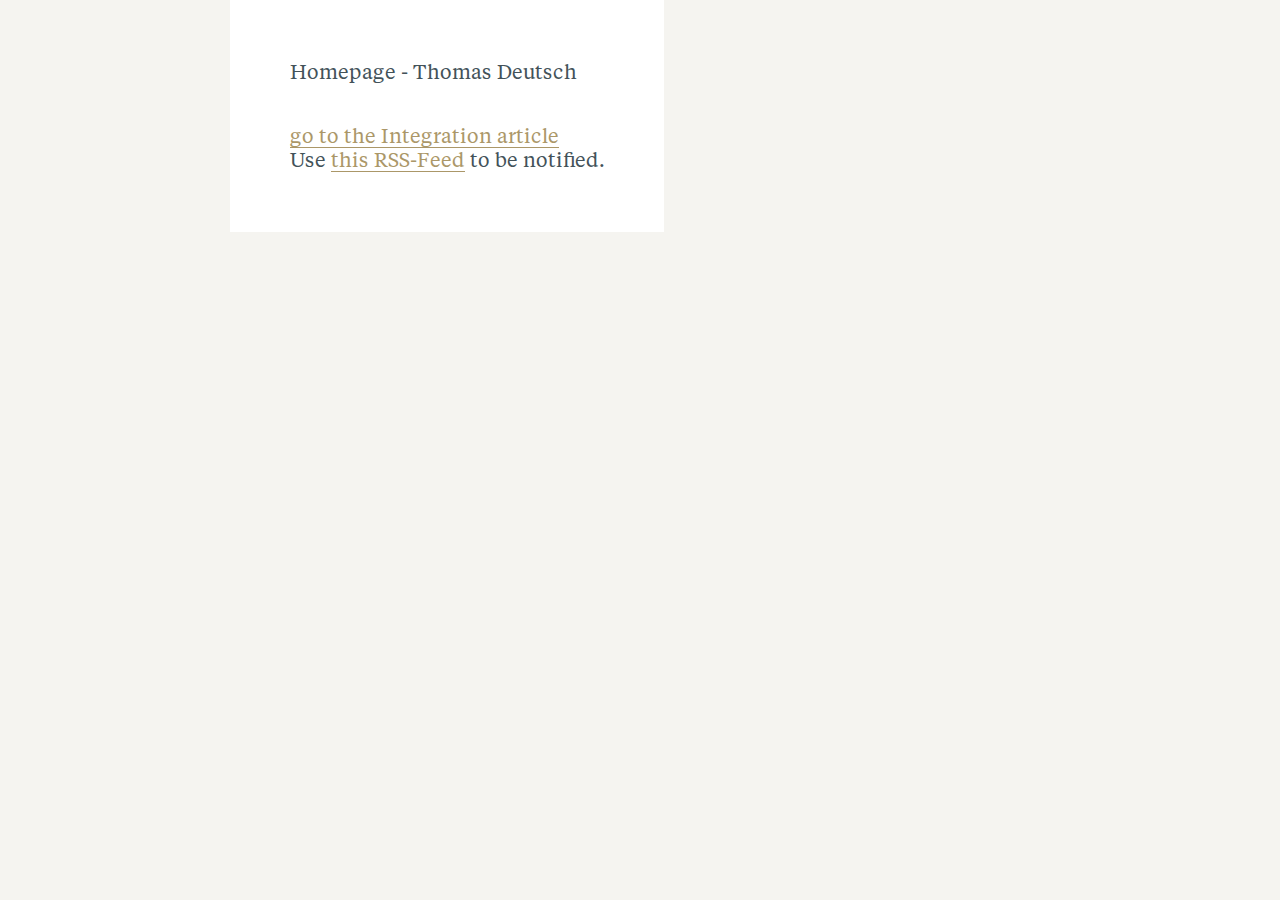
<file: index.html>
<!doctype html>

<html lang="en">
<head>
  <meta charset="utf-8">
  <link rel="icon" type="image/png" sizes="32x32" href="/favicon-32x32.png">
  <link rel="icon" type="image/png" sizes="16x16" href="/favicon-16x16.png">
  <title>Integration => people over process</title>
  <meta name="description" content="The Need For Integration">
  <meta name="author" content="Thomas Deutsch">
  <link rel="stylesheet" href="/styles/article.css">
  <!--[if lt IE 9]>
    <script src="https://cdnjs.cloudflare.com/ajax/libs/html5shiv/3.7.3/html5shiv.js"></script>
  <![endif]-->
</head>

<body>
  <div class="container">
    <article>
        <header>
          Homepage - Thomas Deutsch
        </header>
        <section class="content">
            <a href="articles/integration/index.html">go to the Integration article</a><br>
            Use <a href="rss.xml">this RSS-Feed</a> to be notified.<br>
        </section>
    </article>
  <aside>
  </aside>
  </div>
</body>
</html>
</file>
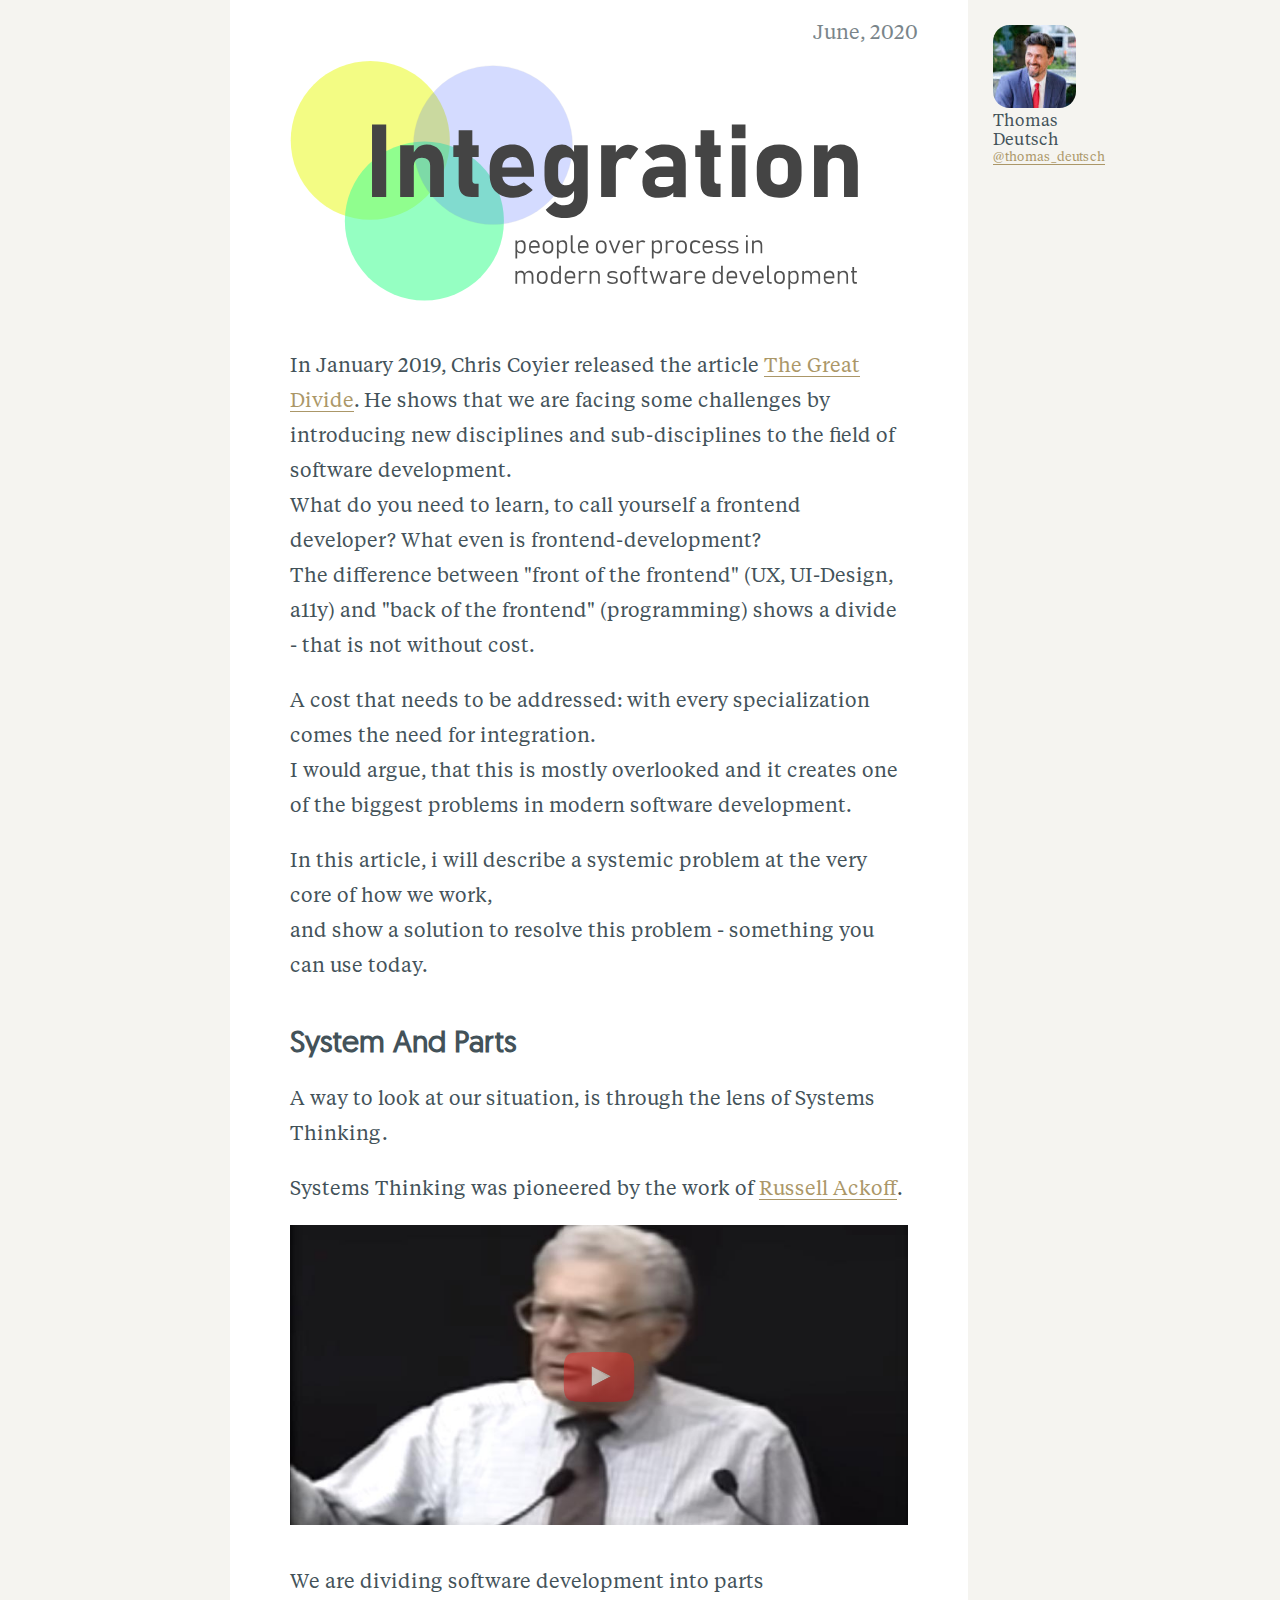
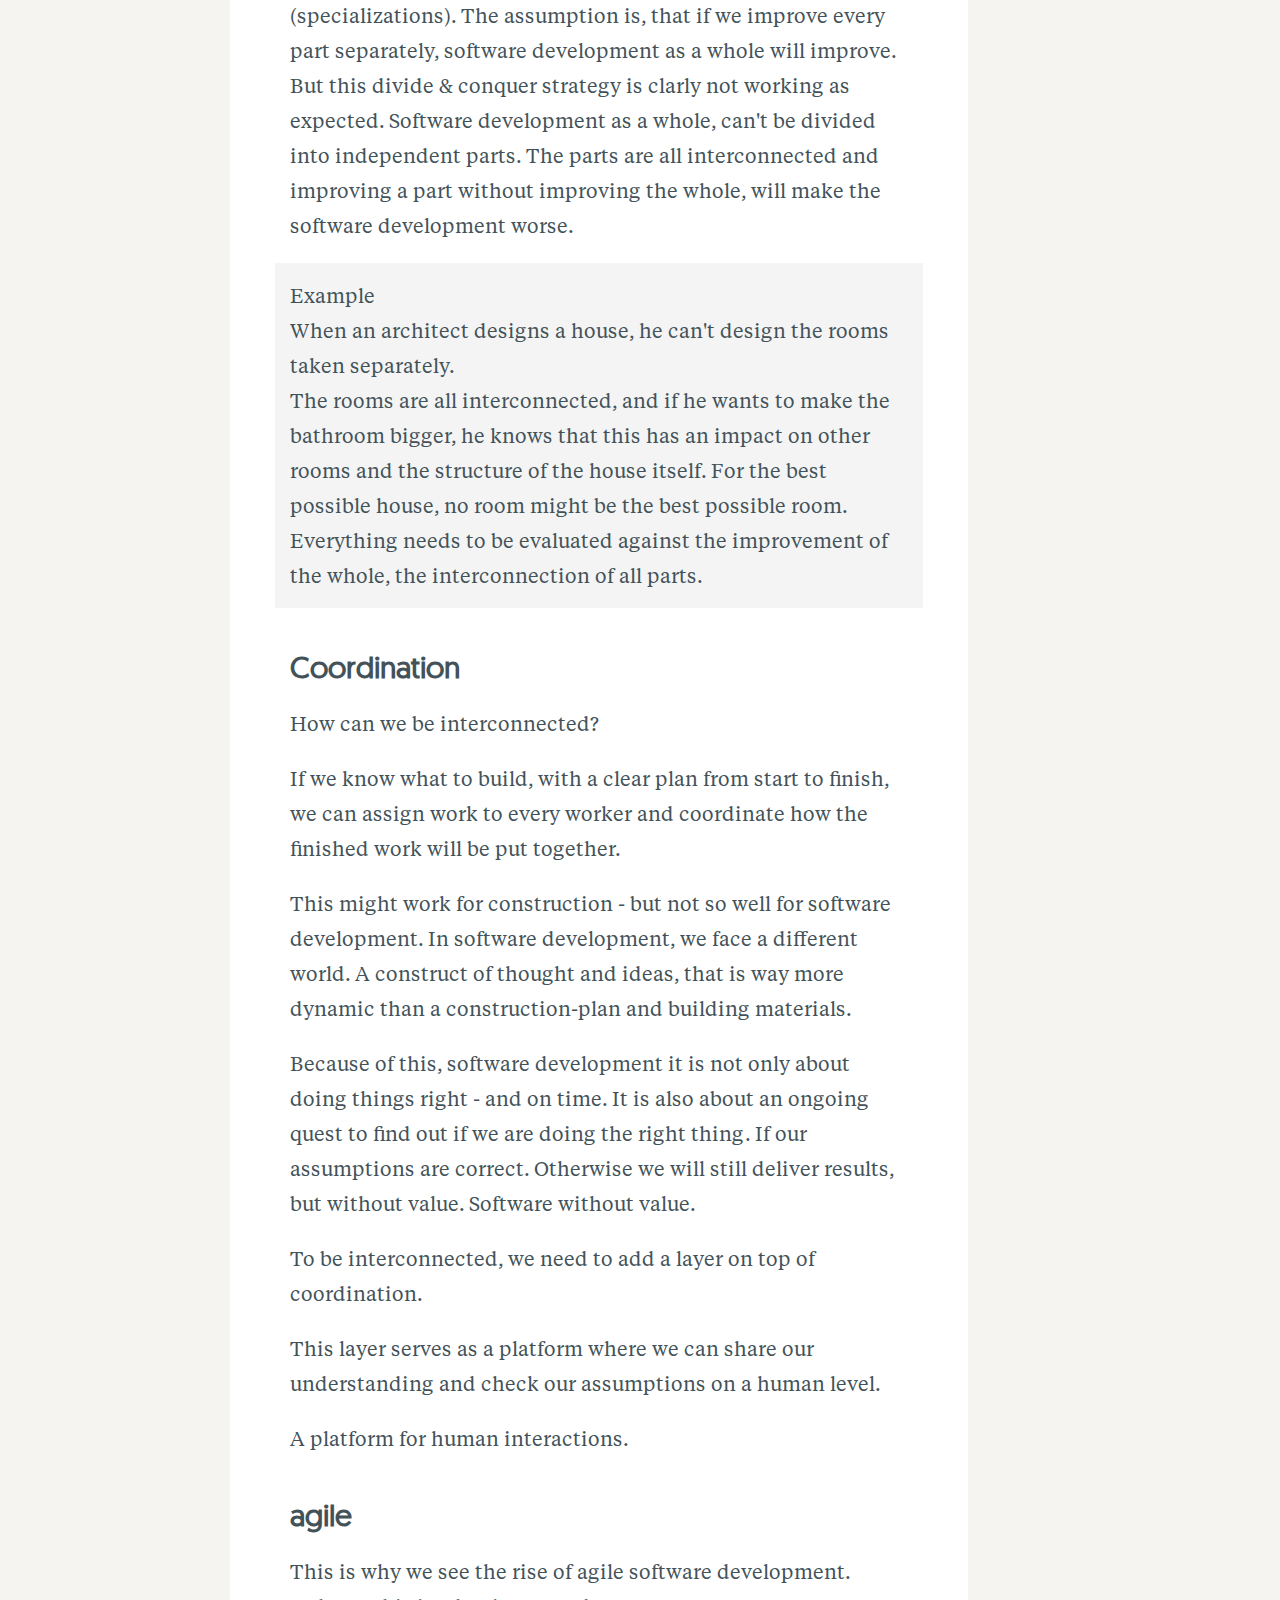
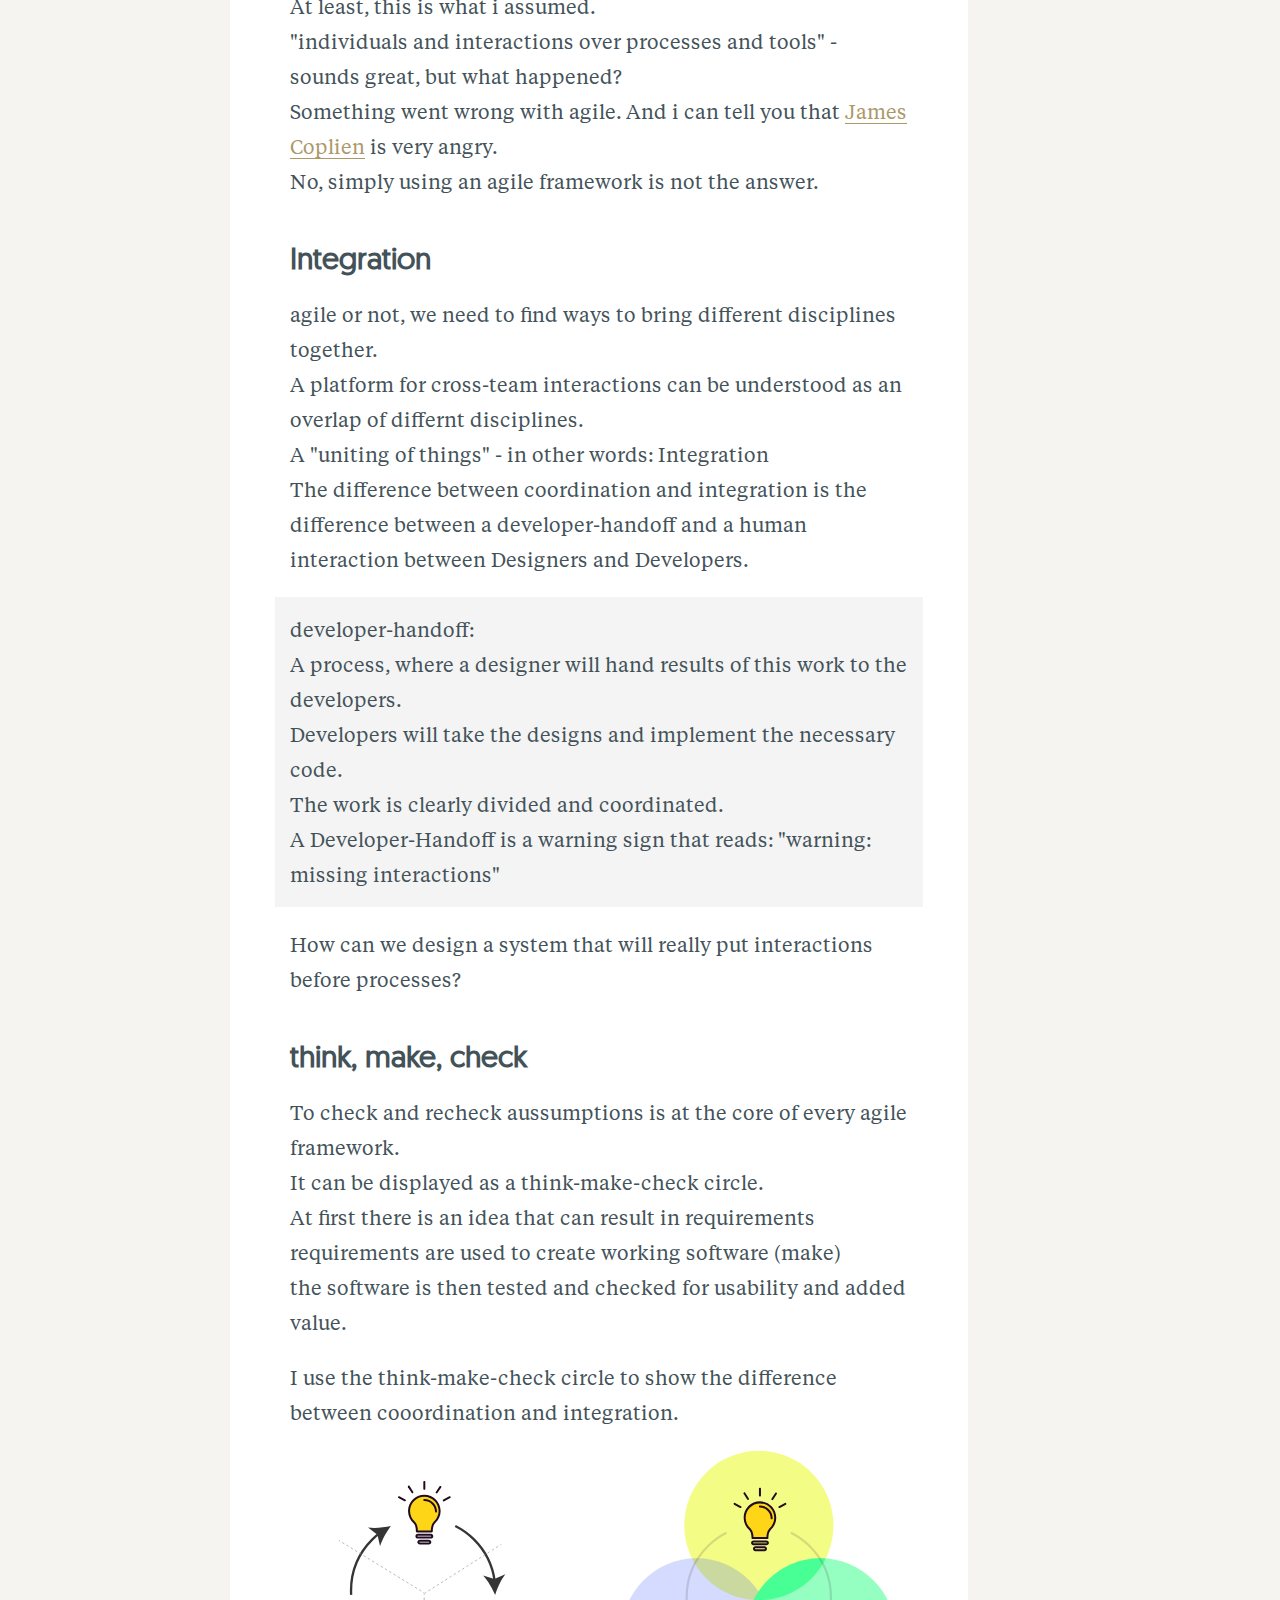
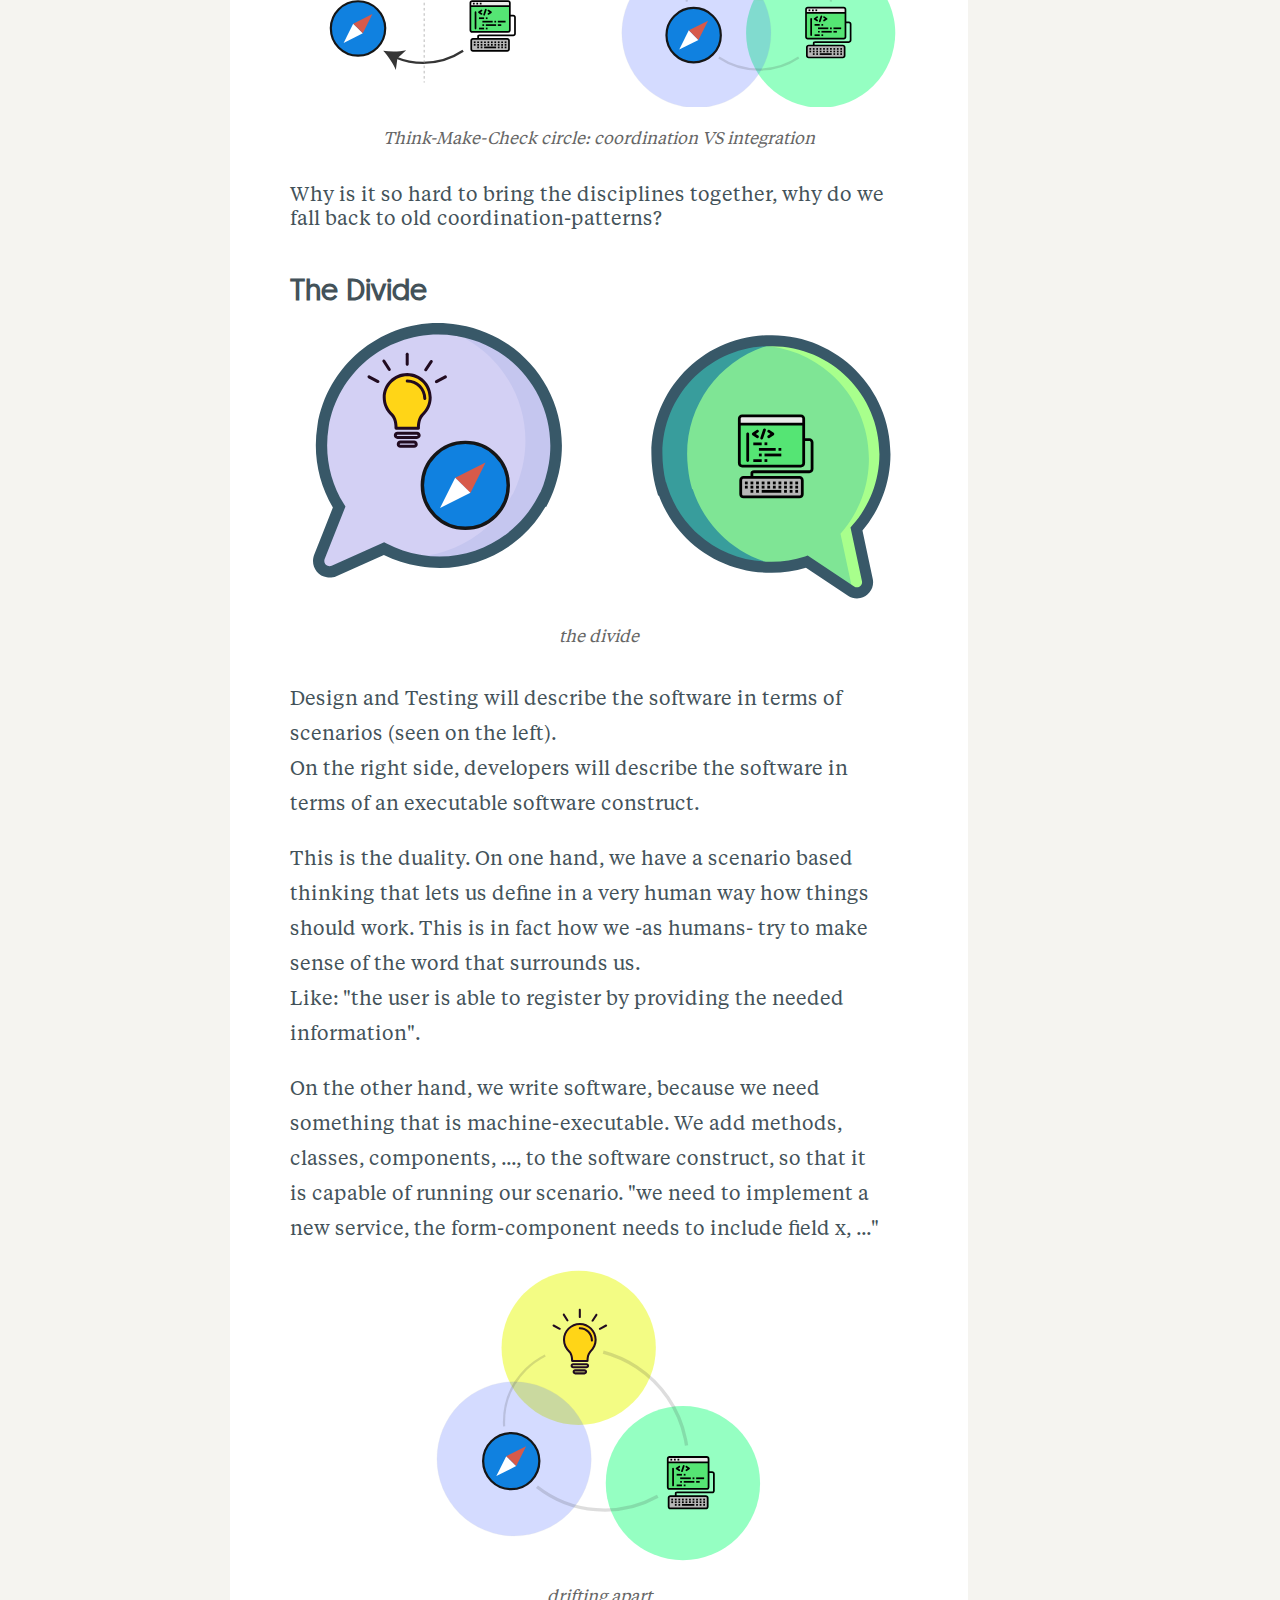
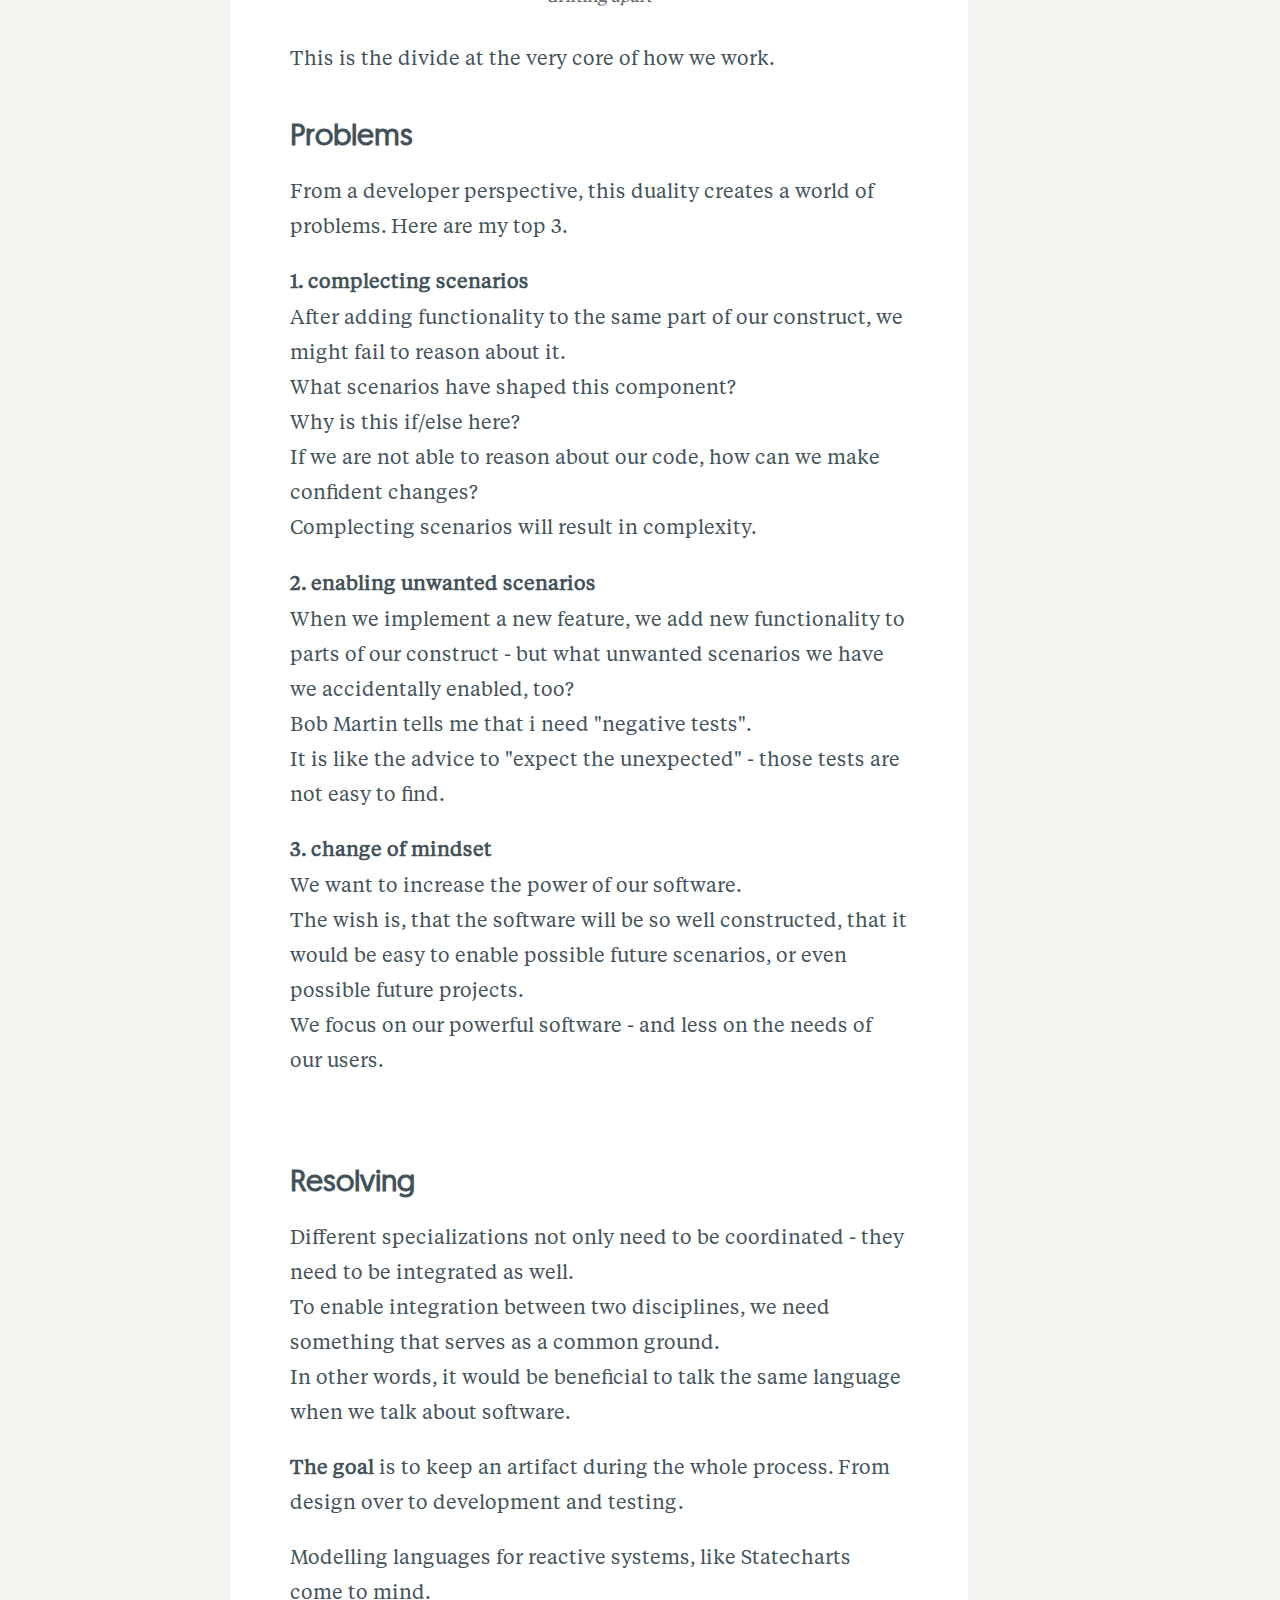
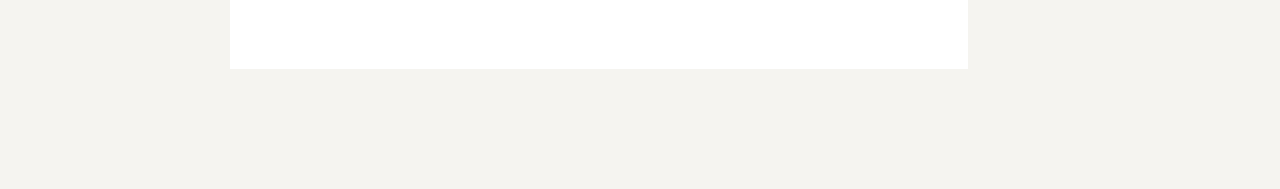
<file: articles/integration/index.html>
<!doctype html>

<html lang="en">
<head>
  <meta charset="utf-8">
  <link rel="icon" type="image/png" sizes="32x32" href="/favicon-32x32.png">
  <link rel="icon" type="image/png" sizes="16x16" href="/favicon-16x16.png">
  <title>Integration => people over process</title>
  <meta name="description" content="Integration">
  <meta name="author" content="Thomas Deutsch">
  <link rel="stylesheet" href="/styles/article.css">
  <!--[if lt IE 9]>
    <script src="https://cdnjs.cloudflare.com/ajax/libs/html5shiv/3.7.3/html5shiv.js"></script>
  <![endif]-->
</head>

<body>
  <div class="container">
      <article>
          <header>
            <div class="date">June, 2020</div>
            <figure>
              <img src="img/integrationTitle.svg"/>
            </figure>
            <h1 class="visually-hidden">Integration</h1>
            <h3 class="visually-hidden">people over process in modern software development</h3>
          </header>
          <section class="content">
            <p>In January 2019, Chris Coyier released the article <a href="https://css-tricks.com/the-great-divide/">The Great Divide</a>.
              He shows that we are facing some challenges by introducing new disciplines and sub-disciplines to the field of software development.<br> 
              What do you need to learn, to call yourself a frontend developer? What even is frontend-development?<br>
              The difference between "front of the frontend" (UX, UI-Design, a11y) and "back of the frontend" (programming) shows a divide - that is not without cost.
            </p>
            <p>A cost that needs to be addressed: with every specialization  comes the need for integration.<br>
              I would argue, that this is mostly overlooked and it creates one of the biggest problems in modern software development.
            </p>
            <p>In this article, i will describe a systemic problem at the very core of how we work,<br>
              and show a solution to resolve this problem - something you can use today.
            </p>
          </section>
      
          <section class="content">
            <h2>System And Parts</h2>

            <p>A way to look at our situation, is through the lens of Systems Thinking.</p>
            <p>Systems Thinking was pioneered by the work of <a href="https://en.wikipedia.org/wiki/Russell_L._Ackoff">Russell Ackoff</a>.</p>
              <figure class="video" id="video1">
                <img src="img/playvideo.jpg" alt="play the youtube video">
                <svg version="1.1" id="YouTube_Icon" xmlns="http://www.w3.org/2000/svg" xmlns:xlink="http://www.w3.org/1999/xlink" x="0px"
                  y="0px" width="71px" height="50px" viewBox="0 0 55 38.7" style="enable-background:new 0 0 55 38.7;" xml:space="preserve">
                <style type="text/css">
                  .st0{fill:#FFFFFF;}
                  .st1{opacity:0.12;fill:black;enable-background:new;}
                  .st2{fill:url(#SVGID_1_);}
                </style>
                <path id="Triangle" class="st0" d="M21.8,26.5l14.9-7.7L21.8,11V26.5z"/>
                <path id="The_Sharpness" class="st1" d="M21.8,11l13,8.7l1.8-0.9L21.8,11z"/>
                <g id="Lozenge">
                  <g>
                    <linearGradient id="SVGID_1_" gradientUnits="userSpaceOnUse" x1="27.5074" y1="-121" x2="27.5074" y2="-82.3" gradientTransform="matrix(1 0 0 1 0 121)">
                    <stop  offset="0" style="stop-color:#E52D27"/>
                    <stop  offset="1" style="stop-color:#BF171D"/>
                    </linearGradient>
                    <path class="st2" d="M54.5,8.3c0,0-0.5-3.8-2.2-5.5c-2.1-2.2-4.4-2.2-5.5-2.3C39.1,0,27.5,0,27.5,0h0c0,0-11.5,0-19.3,0.6
                      C7.2,0.7,4.8,0.7,2.7,2.9C1.1,4.6,0.5,8.3,0.5,8.3S0,12.8,0,17.3v4.2c0,4.5,0.5,8.9,0.5,8.9s0.5,3.8,2.2,5.5
                      c2.1,2.2,4.8,2.1,6.1,2.4c4.4,0.4,18.7,0.6,18.7,0.6s11.6,0,19.3-0.6c1.1-0.1,3.4-0.1,5.5-2.3c1.6-1.7,2.2-5.5,2.2-5.5
                      s0.5-4.5,0.5-8.9v-4.2C55,12.8,54.5,8.3,54.5,8.3z M21.8,26.5V11l14.9,7.8L21.8,26.5z"/>
                  </g>
                </g>
                </svg>
                <figcaption></figcaption>
              </figure>
            
            <p>We are dividing software development into parts (specializations).
                The assumption is, that if we improve every part separately, software development as a whole will improve.
                But this divide & conquer strategy is clarly not working as expected.
                Software development as a whole, can't be divided into independent parts.
                The parts are all interconnected and improving a part without improving the whole, will make the software development worse.
            </p>

            <p class="example">
              Example<br>
              When an architect designs a house, he can't design the rooms taken separately.<br/>
              The rooms are all interconnected, and if he wants to make the bathroom bigger, he knows that this
              has an impact on other rooms and the structure of the house itself.
              For the best possible house, no room might be the best possible room.
              Everything needs to be evaluated against the improvement of the whole, the interconnection of all parts.<br>
            </p>
          </section>
          
          <section class="content">
            <h2>Coordination</h2>
            <p>How can we be interconnected?<p/>
           
            <p>If we know what to build, with a clear plan from start to finish, we can assign work to every 
            worker and coordinate how the finished work will be put together.<p/>
            
            <p>This might work for construction - but not so well for software development.
            In software development, we face a different world. A construct of thought and ideas, that is way more
            dynamic than a construction-plan and building materials.</p>
            
            <p>Because of this, software development it is not only about doing things right - and on time. It is also about
            an ongoing quest to find out if we are doing the right thing. If our assumptions are correct.
            Otherwise we will still deliver results, but without value. Software without value.</p>
            
            <p>To be interconnected, we need to add a layer on top of coordination.</p>
            <p>This layer serves as a platform where we can share our understanding and check our assumptions on a human level.<p/>
            <p>A platform for human interactions.<p/>
            
        </section>
            
        <section class="content">
          <h2>agile</h2>
            <p>This is why we see the rise of agile software development.<br/>
              At least, this is what i assumed.<br/>
              "individuals and interactions over processes and tools" - sounds great, but what happened?<br/>
              Something went wrong with agile. And i can tell you that <a href="https://youtu.be/DOyNfmqwR98?t=2529"/>James Coplien</a> is very angry.<br/>
              No, simply using an agile framework is not the answer.
            <p/>
        </section>
    
        <section class="content">
          <h2>Integration</h2>
          <p>agile or not, we need to find ways to bring different disciplines together.<br/>
          A platform for cross-team interactions can be understood as an overlap of differnt disciplines.<br/>
          A "uniting of things" - in other words: Integration<br/>
          The difference between coordination and integration is the difference between a developer-handoff and a
          human interaction between Designers and Developers.<br/>
            
          <p class="example">developer-handoff:<br>
              A process, where a designer will hand results of this work to the developers.<br>
              Developers will take the designs and implement the necessary code.<br>
              The work is clearly divided and coordinated.<br/>
              A Developer-Handoff is a warning sign that reads: "warning: missing interactions"
          </p>
          
          <p>How can we design a system that will really put interactions before processes?<br/>
            
    </section>
    <section>
      <h2>think, make, check</h2>
          
          <p>To check and recheck aussumptions is at the core of every agile framework.<br/>
          It can be displayed as a think-make-check circle.<br/>
          At first there is an idea that can result in requirements<br/>
          requirements are used to create working software (make)<br/>
          the software is then tested and checked for usability and added value.<br/>
          <p/>
      
          <p>I use the think-make-check circle to show the difference between cooordination and
            integration.<p/>
          
          <figure>
            <img src="img/coordinationVsIntegration.svg" alt="">
            <figcaption>Think-Make-Check circle: coordination VS integration</figcaption>
          </figure>
            
          Why is it so hard to bring the disciplines together, why do we fall back to old coordination-patterns?<br/>
          
            
          </section>

          <section>
            <h2>The Divide</h2>
              
            <figure>
              <img src="img/divide.svg" alt="">
              <figcaption>the divide</figcaption>
            </figure>

            <p>Design and Testing will describe the software in terms of scenarios (seen on the left).<br>
              On the right side, developers will describe the software in terms of an executable software construct.</p>
              
            <p>This is the duality. On one hand, we have a scenario based thinking that lets us define in a very human way how things
              should work. This is in fact how we -as humans- try to make sense of the word that surrounds us.<br>
              Like: "the user is able to register by providing the needed information".
            </p>
              
            <p>On the other hand, we write software, because we need something that is machine-executable.
              We add methods, classes, components, ..., to the software construct, so that it is capable of running our scenario.
              "we need to implement a new service, the form-component needs to include field x, ..."</p>
          
              <figure>
                  <img src="img/driftapart.svg" alt="">
                  <figcaption>drifting apart</figcaption>
              </figure>

              <p>This is the divide at the very core of how we work.
              </p>
          </section>



          <section>
            <h2>Problems</h2>

              <p>From a developer perspective, this duality creates a world of problems. Here are my top 3.</p>
              
              <h4>1. complecting scenarios</h4>
              <p>After adding functionality to the same part of our construct, we might fail to reason about it.<br>
                What scenarios have shaped this component?<br>
                Why is this if/else here?<br>
              If we are not able to reason about our code, how can we make confident changes?<br>
              Complecting scenarios will result in complexity.</p>

              <h4>2. enabling unwanted scenarios</h4>
              <p>When we implement a new feature, we add new functionality to parts of our construct - 
                but what unwanted scenarios we have we accidentally enabled, too?<br>
                Bob Martin tells me that i need "negative tests".<br>
                It is like the advice to "expect the unexpected" - those tests are not easy to find.<br>
              </p>
              
              <h4>3. change of mindset</h4>
              <p>We want to increase the power of our software.<br>
              The wish is, that the software will be so well constructed, that it would be easy to enable possible future scenarios, or even possible future projects.<br>
              We focus on our powerful software - and less on the needs of our users.</p>
              <br>
          </section>


          <section>
            <h2>Resolving</h2>
            <p>Different specializations not only need to be coordinated - they need to be integrated as well.<br>
              To enable integration between two disciplines, we need something that serves as a common ground.<br>
              In other words, it would be beneficial to talk the same language when we talk about software.<br>
          </p>

          <p><b>The goal</b> is to keep an artifact during the whole process. From design over to development and testing.<br>
          </p>

          <p>Modelling languages for reactive systems, like Statecharts come to mind.<br>
          </p>
          </section>
  </article>
  <aside>
    <img src="img/profile.jpg"/>
    <div class="author">Thomas Deutsch</div>
    <a href="https://twitter.com/thomas_deutsch">@thomas_deutsch</a>
  </aside>
  </div>

  <script>
    var el = document.getElementById("video1");
    el.onclick = function() {
      var newEl = document.createElement('p');
      newEl.innerHTML = '<iframe width="100%" height="315" src="https://www.youtube.com/embed/OqEeIG8aPPk?start=560&autoplay=1&showinfo=0" frameborder="0" allow="accelerometer; autoplay; encrypted-media; gyroscope; picture-in-picture"></iframe>';
      el.parentNode.replaceChild(newEl, el);
    };
  </script>
</body>
</html>
</file>
<file: styles/article.css>
html {
    -webkit-box-sizing: border-box;
    -moz-box-sizing: border-box;
    box-sizing: border-box;
}
*, *:before, *:after {
    -webkit-box-sizing: inherit;
    -moz-box-sizing: inherit;
    box-sizing: inherit;
}

.visually-hidden { 
    position: absolute !important;
    height: 1px; 
    width: 1px;
    overflow: hidden;
    clip: rect(1px 1px 1px 1px); /* IE6, IE7 */
    clip: rect(1px, 1px, 1px, 1px);
    white-space: nowrap; /* added line */
}

@font-face {
    font-family: 'geomanistregular';
    src: url('/fonts/geomanist-regular.woff2') format('woff2'),
         url('/fonts/geomanist-regular.woff') format('woff');
    font-weight: normal;
    font-style: normal;
}

@font-face {
    font-family: 'TiemposTextRegular';
    src: url('/fonts/TiemposText-Regular.woff') format('woff');
    font-weight: normal;
    font-style: normal;
}


html {
    font-family: 'TiemposTextRegular';
    font-size: 20px;
}


body {
    margin: 0;
    background-color: #f5f4f0;
    color: #435259;

}

aside {
    font-size: 0.63em;
    padding: 2em;
    width: 10rem;
}

aside ul {
    margin: 0;
    margin-top: 1em;
    padding: 0;
    list-style: none;
}

aside img {
    border-radius: 20%;
}

aside .author {
    font-size: 1.3em;
}

.container {
    position: relative;
    display: flex;
    margin-left: 18%;
    max-width: 45rem;
}


article {
    position: relative;
    background-color: white;
    padding: 1rem 3rem;
    margin-bottom: 6em;
}

article header {
    margin-top: 2em;
    margin-bottom: 2em;
}

article .date {
    position: absolute;
    right: 2.5em;
    top: 1em;
    font-size: 1.em;
    opacity: 0.7;
}

article section {
    margin-bottom: 2em;
}

article figure {
    width: 100%;
    margin: 0;
    text-align: center;
    color: #666;
    font-style: italic;
    margin-top: 0.5em;
    font-size: 0.85em;
    margin-bottom: 2em;
}

article figure.video {
    position: relative;
    cursor: pointer;
}

article figure svg {
    position: absolute;
    top: 50%;
    left: 50%;
    transform: translate(-50%, -50%);
    opacity: 0.5;
}

article figure:hover svg {
    opacity: 1;
}

article figure:hover svg .st1 {
    fill: #420000;
}

figcaption {
    margin-top: 1em;
}

figure img {
    width: 100%;
    max-height: 300px;
}

h1 {
    font-family: 'geomanistregular';
    font-size: 4em;
    margin: 0.3em 0;
    line-height: 0.92em;
}

h2, h3 {
    font-family: 'geomanistregular';
    margin: 0.3em 0;
}

h4 {
    margin-bottom: -0.7em;
}


p {
    line-height: 1.75;
}

p.example {
    background-color: rgba(200,200,200,0.2);
    padding: 0.75em;
    margin: 0 -0.75em;
}

p.quote {
    font-size: 1.1em;
    font-style: italic;
    opacity: 0.9;
    padding-left: 0.5em;
    border-left: 3px solid #ab9768;
}

p.code {
    width: 100%;
    max-height: 600px;
    overflow: auto;
    font-family: Consolas,Menlo,Monaco,Lucida Console,Liberation Mono,DejaVu Sans Mono,Bitstream Vera Sans Mono,Courier New,monospace,sans-serif;
    font-size: 14px;
    background-color: #f0f3f3;
    border-radius: 3px;
    white-space: pre-wrap;
    padding: 1em;
}

a {
    border-bottom: 1px solid #ab9768;
    text-decoration: none;
    color: #ab9768;
}

@media (max-width: 980px) {
    .container {
        display: block;
        margin-left: 0;
        max-width: 100%;
    }
    h1 {
        font-size: 6em;
    }
    article .date {
        font-size: 1em;
    }
 }

 li {    
    line-height: 1.7em;
    font-size: 0.9em;
    opacity: 0.9;
}
</file>
